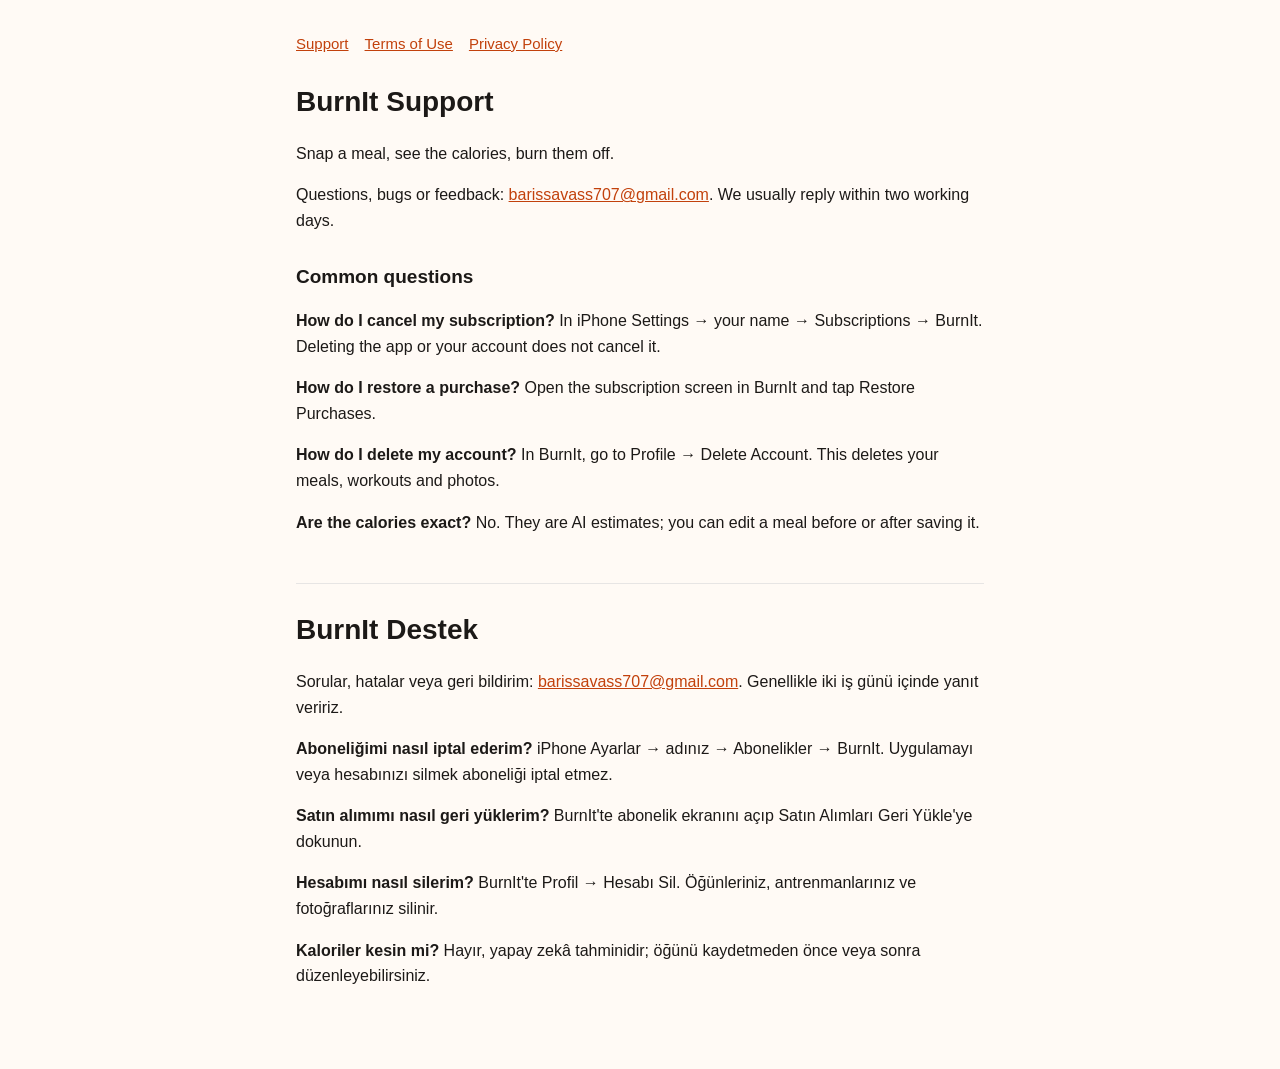
<file: index.html>
<!doctype html>
<html lang="en">
<head>
<meta charset="utf-8">
<meta name="viewport" content="width=device-width, initial-scale=1">
<title>BurnIt Support</title>
<link rel="stylesheet" href="style.css">
</head>
<body>
<main>
<nav><a href="./">Support</a><a href="terms.html">Terms of Use</a><a href="privacy.html">Privacy Policy</a></nav>

<h1>BurnIt Support</h1>
<p>Snap a meal, see the calories, burn them off.</p>
<p>Questions, bugs or feedback: <a href="mailto:barissavass707@gmail.com">barissavass707@gmail.com</a>. We usually reply within two working days.</p>

<h2>Common questions</h2>
<p><b>How do I cancel my subscription?</b> In iPhone Settings → your name → Subscriptions → BurnIt. Deleting the app or your account does not cancel it.</p>
<p><b>How do I restore a purchase?</b> Open the subscription screen in BurnIt and tap Restore Purchases.</p>
<p><b>How do I delete my account?</b> In BurnIt, go to Profile → Delete Account. This deletes your meals, workouts and photos.</p>
<p><b>Are the calories exact?</b> No. They are AI estimates; you can edit a meal before or after saving it.</p>

<hr>
<h1 lang="tr">BurnIt Destek</h1>
<div lang="tr">
<p>Sorular, hatalar veya geri bildirim: <a href="mailto:barissavass707@gmail.com">barissavass707@gmail.com</a>. Genellikle iki iş günü içinde yanıt veririz.</p>
<p><b>Aboneliğimi nasıl iptal ederim?</b> iPhone Ayarlar → adınız → Abonelikler → BurnIt. Uygulamayı veya hesabınızı silmek aboneliği iptal etmez.</p>
<p><b>Satın alımımı nasıl geri yüklerim?</b> BurnIt'te abonelik ekranını açıp Satın Alımları Geri Yükle'ye dokunun.</p>
<p><b>Hesabımı nasıl silerim?</b> BurnIt'te Profil → Hesabı Sil. Öğünleriniz, antrenmanlarınız ve fotoğraflarınız silinir.</p>
<p><b>Kaloriler kesin mi?</b> Hayır, yapay zekâ tahminidir; öğünü kaydetmeden önce veya sonra düzenleyebilirsiniz.</p>
</div>
</main>
</body>
</html>
</file>
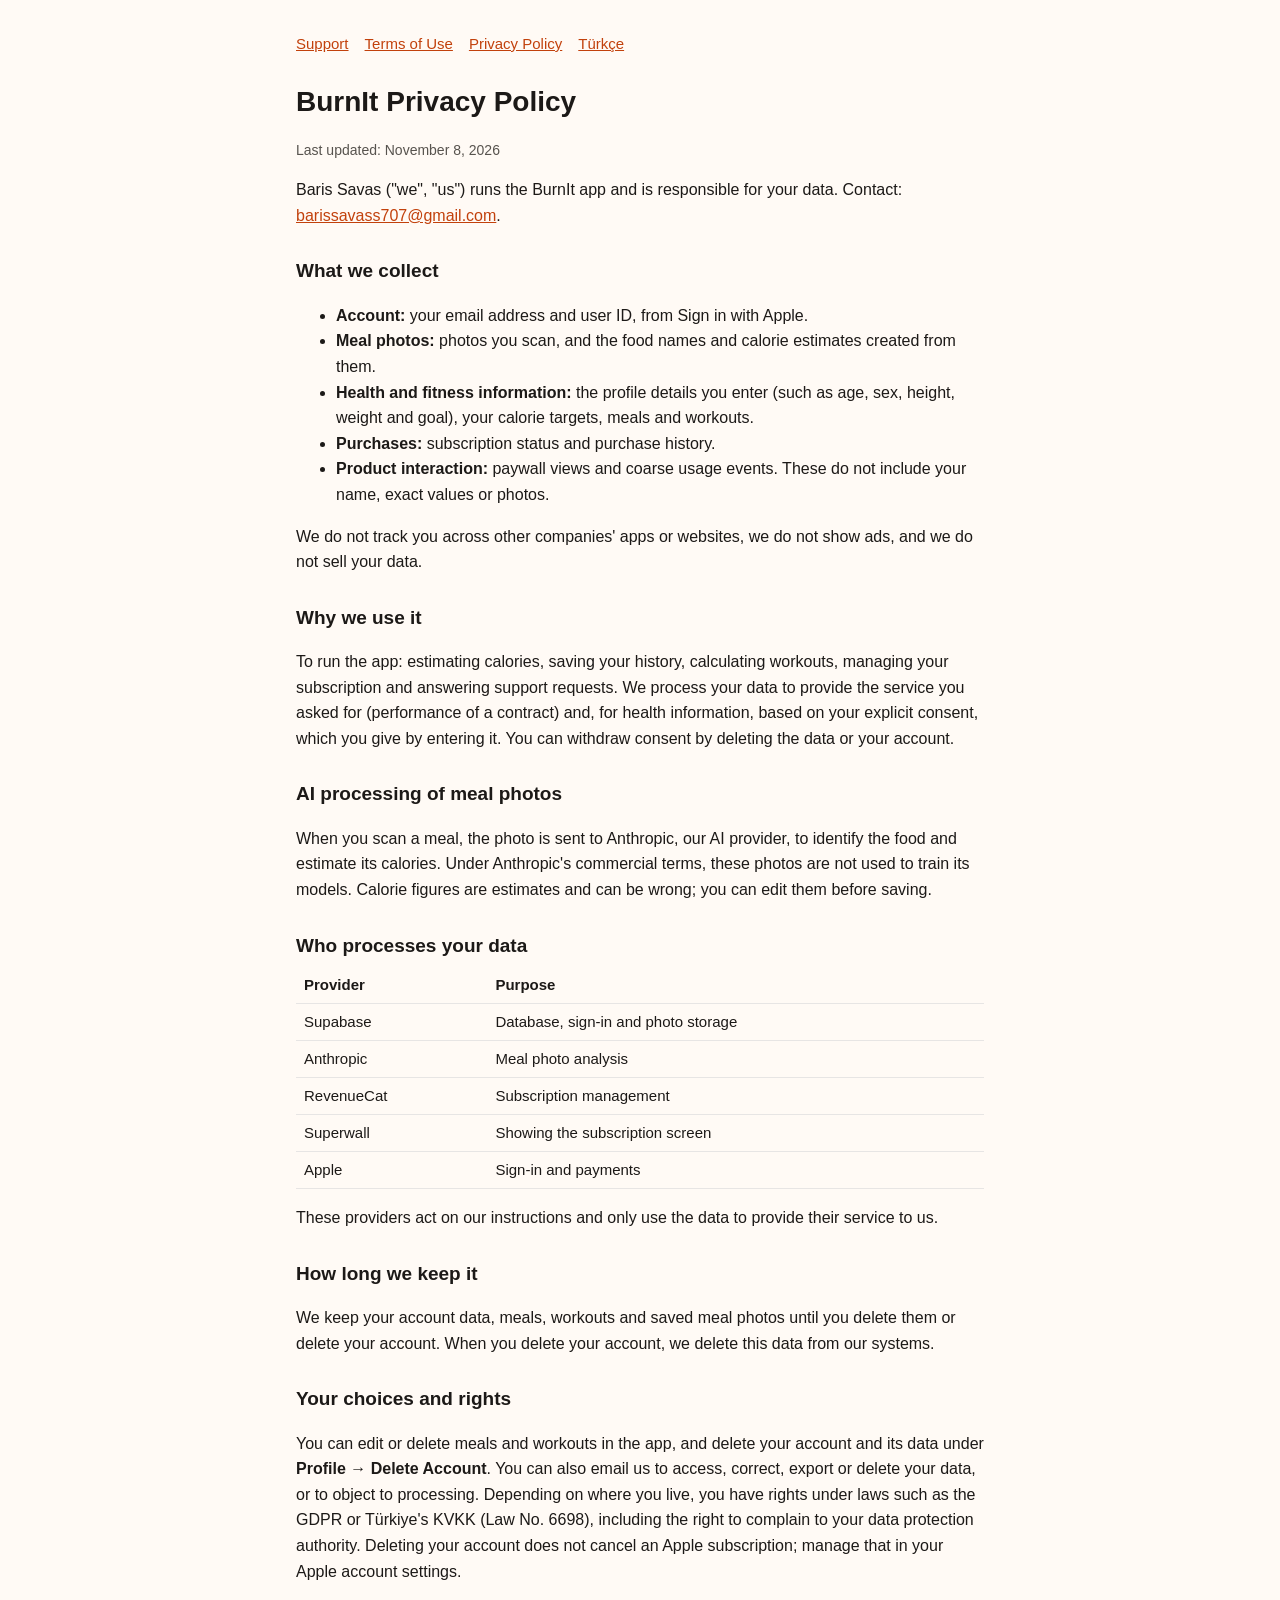
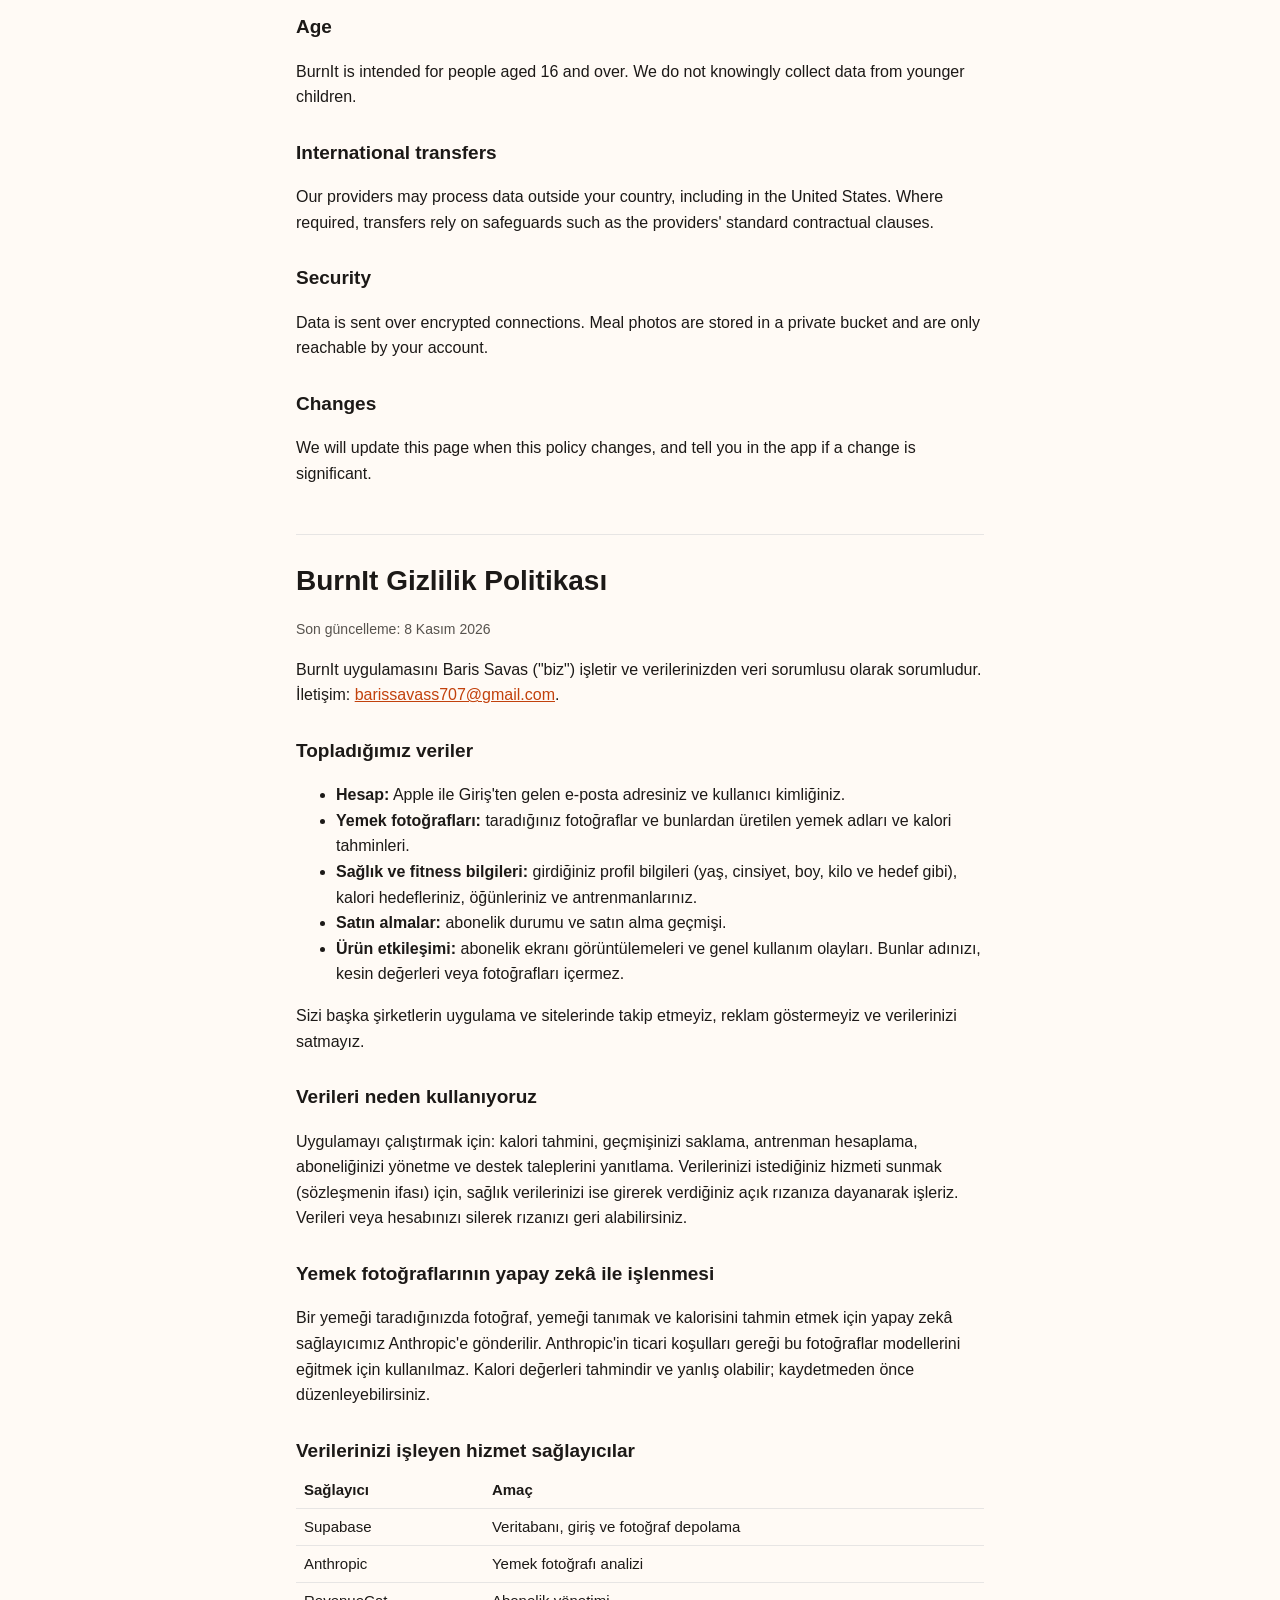
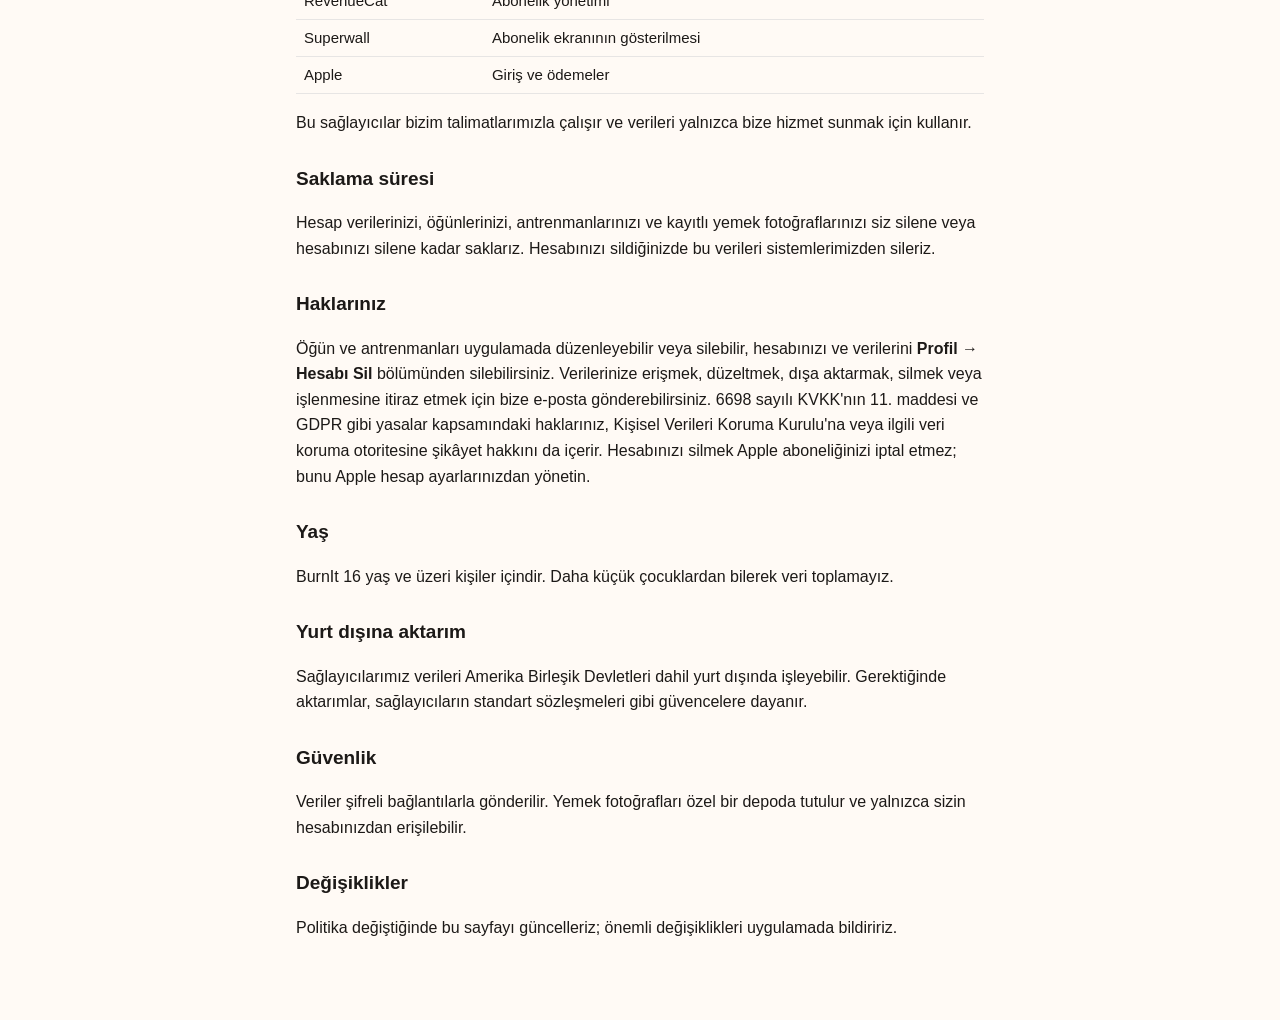
<file: privacy.html>
<!doctype html>
<html lang="en">
<head>
<meta charset="utf-8">
<meta name="viewport" content="width=device-width, initial-scale=1">
<title>BurnIt Privacy Policy</title>
<link rel="stylesheet" href="style.css">
</head>
<body>
<main>
<nav><a href="./">Support</a><a href="terms.html">Terms of Use</a><a href="privacy.html">Privacy Policy</a><a href="#tr">Türkçe</a></nav>

<h1>BurnIt Privacy Policy</h1>
<p class="muted">Last updated: November 8, 2026</p>

<p>Baris Savas ("we", "us") runs the BurnIt app and is responsible for your data. Contact: <a href="mailto:barissavass707@gmail.com">barissavass707@gmail.com</a>.</p>

<h2>What we collect</h2>
<ul>
<li><b>Account:</b> your email address and user ID, from Sign in with Apple.</li>
<li><b>Meal photos:</b> photos you scan, and the food names and calorie estimates created from them.</li>
<li><b>Health and fitness information:</b> the profile details you enter (such as age, sex, height, weight and goal), your calorie targets, meals and workouts.</li>
<li><b>Purchases:</b> subscription status and purchase history.</li>
<li><b>Product interaction:</b> paywall views and coarse usage events. These do not include your name, exact values or photos.</li>
</ul>
<p>We do not track you across other companies' apps or websites, we do not show ads, and we do not sell your data.</p>

<h2>Why we use it</h2>
<p>To run the app: estimating calories, saving your history, calculating workouts, managing your subscription and answering support requests. We process your data to provide the service you asked for (performance of a contract) and, for health information, based on your explicit consent, which you give by entering it. You can withdraw consent by deleting the data or your account.</p>

<h2>AI processing of meal photos</h2>
<p>When you scan a meal, the photo is sent to Anthropic, our AI provider, to identify the food and estimate its calories. Under Anthropic's commercial terms, these photos are not used to train its models. Calorie figures are estimates and can be wrong; you can edit them before saving.</p>

<h2>Who processes your data</h2>
<table>
<tr><th>Provider</th><th>Purpose</th></tr>
<tr><td>Supabase</td><td>Database, sign-in and photo storage</td></tr>
<tr><td>Anthropic</td><td>Meal photo analysis</td></tr>
<tr><td>RevenueCat</td><td>Subscription management</td></tr>
<tr><td>Superwall</td><td>Showing the subscription screen</td></tr>
<tr><td>Apple</td><td>Sign-in and payments</td></tr>
</table>
<p>These providers act on our instructions and only use the data to provide their service to us.</p>

<h2>How long we keep it</h2>
<p>We keep your account data, meals, workouts and saved meal photos until you delete them or delete your account. When you delete your account, we delete this data from our systems.</p>

<h2>Your choices and rights</h2>
<p>You can edit or delete meals and workouts in the app, and delete your account and its data under <b>Profile → Delete Account</b>. You can also email us to access, correct, export or delete your data, or to object to processing. Depending on where you live, you have rights under laws such as the GDPR or Türkiye's KVKK (Law No. 6698), including the right to complain to your data protection authority. Deleting your account does not cancel an Apple subscription; manage that in your Apple account settings.</p>

<h2>Age</h2>
<p>BurnIt is intended for people aged 16 and over. We do not knowingly collect data from younger children.</p>

<h2>International transfers</h2>
<p>Our providers may process data outside your country, including in the United States. Where required, transfers rely on safeguards such as the providers' standard contractual clauses.</p>

<h2>Security</h2>
<p>Data is sent over encrypted connections. Meal photos are stored in a private bucket and are only reachable by your account.</p>

<h2>Changes</h2>
<p>We will update this page when this policy changes, and tell you in the app if a change is significant.</p>

<hr id="tr">

<h1 lang="tr">BurnIt Gizlilik Politikası</h1>
<div lang="tr">
<p class="muted">Son güncelleme: 8 Kasım 2026</p>

<p>BurnIt uygulamasını Baris Savas ("biz") işletir ve verilerinizden veri sorumlusu olarak sorumludur. İletişim: <a href="mailto:barissavass707@gmail.com">barissavass707@gmail.com</a>.</p>

<h2>Topladığımız veriler</h2>
<ul>
<li><b>Hesap:</b> Apple ile Giriş'ten gelen e-posta adresiniz ve kullanıcı kimliğiniz.</li>
<li><b>Yemek fotoğrafları:</b> taradığınız fotoğraflar ve bunlardan üretilen yemek adları ve kalori tahminleri.</li>
<li><b>Sağlık ve fitness bilgileri:</b> girdiğiniz profil bilgileri (yaş, cinsiyet, boy, kilo ve hedef gibi), kalori hedefleriniz, öğünleriniz ve antrenmanlarınız.</li>
<li><b>Satın almalar:</b> abonelik durumu ve satın alma geçmişi.</li>
<li><b>Ürün etkileşimi:</b> abonelik ekranı görüntülemeleri ve genel kullanım olayları. Bunlar adınızı, kesin değerleri veya fotoğrafları içermez.</li>
</ul>
<p>Sizi başka şirketlerin uygulama ve sitelerinde takip etmeyiz, reklam göstermeyiz ve verilerinizi satmayız.</p>

<h2>Verileri neden kullanıyoruz</h2>
<p>Uygulamayı çalıştırmak için: kalori tahmini, geçmişinizi saklama, antrenman hesaplama, aboneliğinizi yönetme ve destek taleplerini yanıtlama. Verilerinizi istediğiniz hizmeti sunmak (sözleşmenin ifası) için, sağlık verilerinizi ise girerek verdiğiniz açık rızanıza dayanarak işleriz. Verileri veya hesabınızı silerek rızanızı geri alabilirsiniz.</p>

<h2>Yemek fotoğraflarının yapay zekâ ile işlenmesi</h2>
<p>Bir yemeği taradığınızda fotoğraf, yemeği tanımak ve kalorisini tahmin etmek için yapay zekâ sağlayıcımız Anthropic'e gönderilir. Anthropic'in ticari koşulları gereği bu fotoğraflar modellerini eğitmek için kullanılmaz. Kalori değerleri tahmindir ve yanlış olabilir; kaydetmeden önce düzenleyebilirsiniz.</p>

<h2>Verilerinizi işleyen hizmet sağlayıcılar</h2>
<table>
<tr><th>Sağlayıcı</th><th>Amaç</th></tr>
<tr><td>Supabase</td><td>Veritabanı, giriş ve fotoğraf depolama</td></tr>
<tr><td>Anthropic</td><td>Yemek fotoğrafı analizi</td></tr>
<tr><td>RevenueCat</td><td>Abonelik yönetimi</td></tr>
<tr><td>Superwall</td><td>Abonelik ekranının gösterilmesi</td></tr>
<tr><td>Apple</td><td>Giriş ve ödemeler</td></tr>
</table>
<p>Bu sağlayıcılar bizim talimatlarımızla çalışır ve verileri yalnızca bize hizmet sunmak için kullanır.</p>

<h2>Saklama süresi</h2>
<p>Hesap verilerinizi, öğünlerinizi, antrenmanlarınızı ve kayıtlı yemek fotoğraflarınızı siz silene veya hesabınızı silene kadar saklarız. Hesabınızı sildiğinizde bu verileri sistemlerimizden sileriz.</p>

<h2>Haklarınız</h2>
<p>Öğün ve antrenmanları uygulamada düzenleyebilir veya silebilir, hesabınızı ve verilerini <b>Profil → Hesabı Sil</b> bölümünden silebilirsiniz. Verilerinize erişmek, düzeltmek, dışa aktarmak, silmek veya işlenmesine itiraz etmek için bize e-posta gönderebilirsiniz. 6698 sayılı KVKK'nın 11. maddesi ve GDPR gibi yasalar kapsamındaki haklarınız, Kişisel Verileri Koruma Kurulu'na veya ilgili veri koruma otoritesine şikâyet hakkını da içerir. Hesabınızı silmek Apple aboneliğinizi iptal etmez; bunu Apple hesap ayarlarınızdan yönetin.</p>

<h2>Yaş</h2>
<p>BurnIt 16 yaş ve üzeri kişiler içindir. Daha küçük çocuklardan bilerek veri toplamayız.</p>

<h2>Yurt dışına aktarım</h2>
<p>Sağlayıcılarımız verileri Amerika Birleşik Devletleri dahil yurt dışında işleyebilir. Gerektiğinde aktarımlar, sağlayıcıların standart sözleşmeleri gibi güvencelere dayanır.</p>

<h2>Güvenlik</h2>
<p>Veriler şifreli bağlantılarla gönderilir. Yemek fotoğrafları özel bir depoda tutulur ve yalnızca sizin hesabınızdan erişilebilir.</p>

<h2>Değişiklikler</h2>
<p>Politika değiştiğinde bu sayfayı güncelleriz; önemli değişiklikleri uygulamada bildiririz.</p>
</div>
</main>
</body>
</html>
</file>
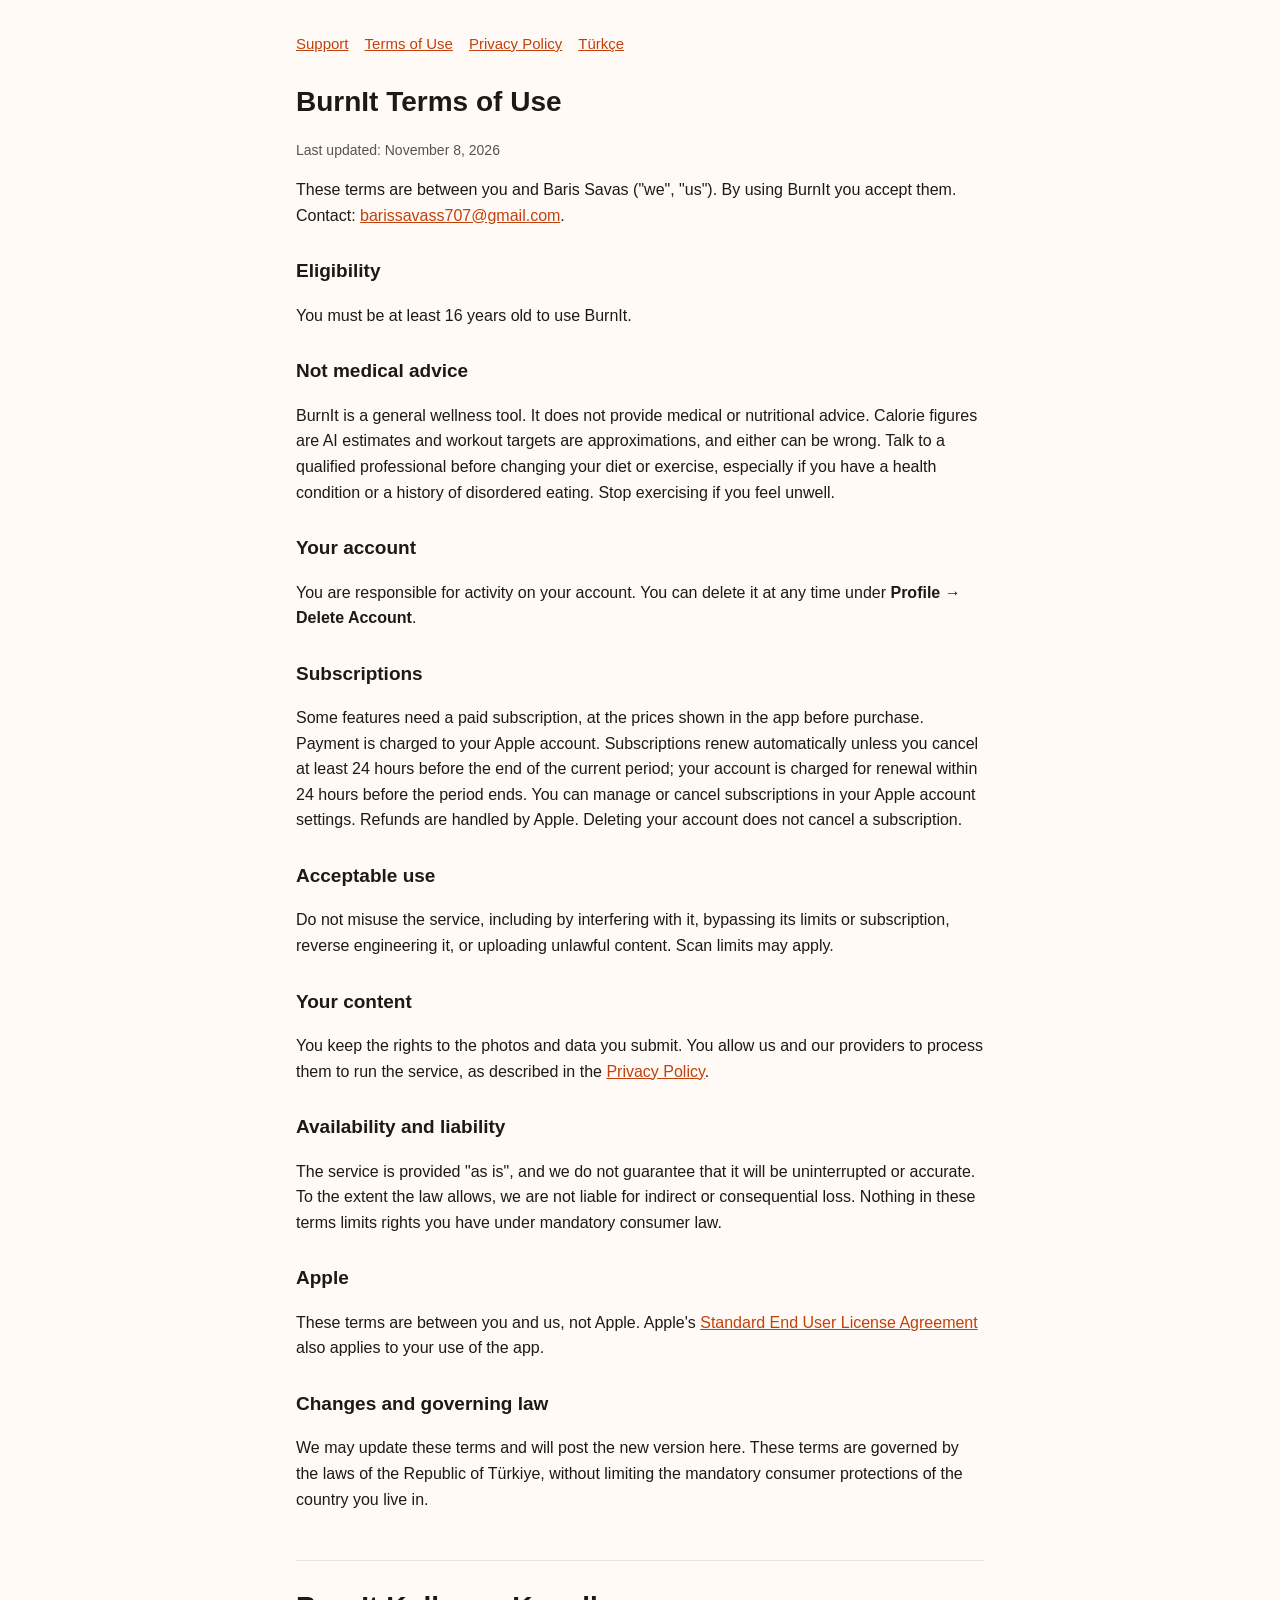
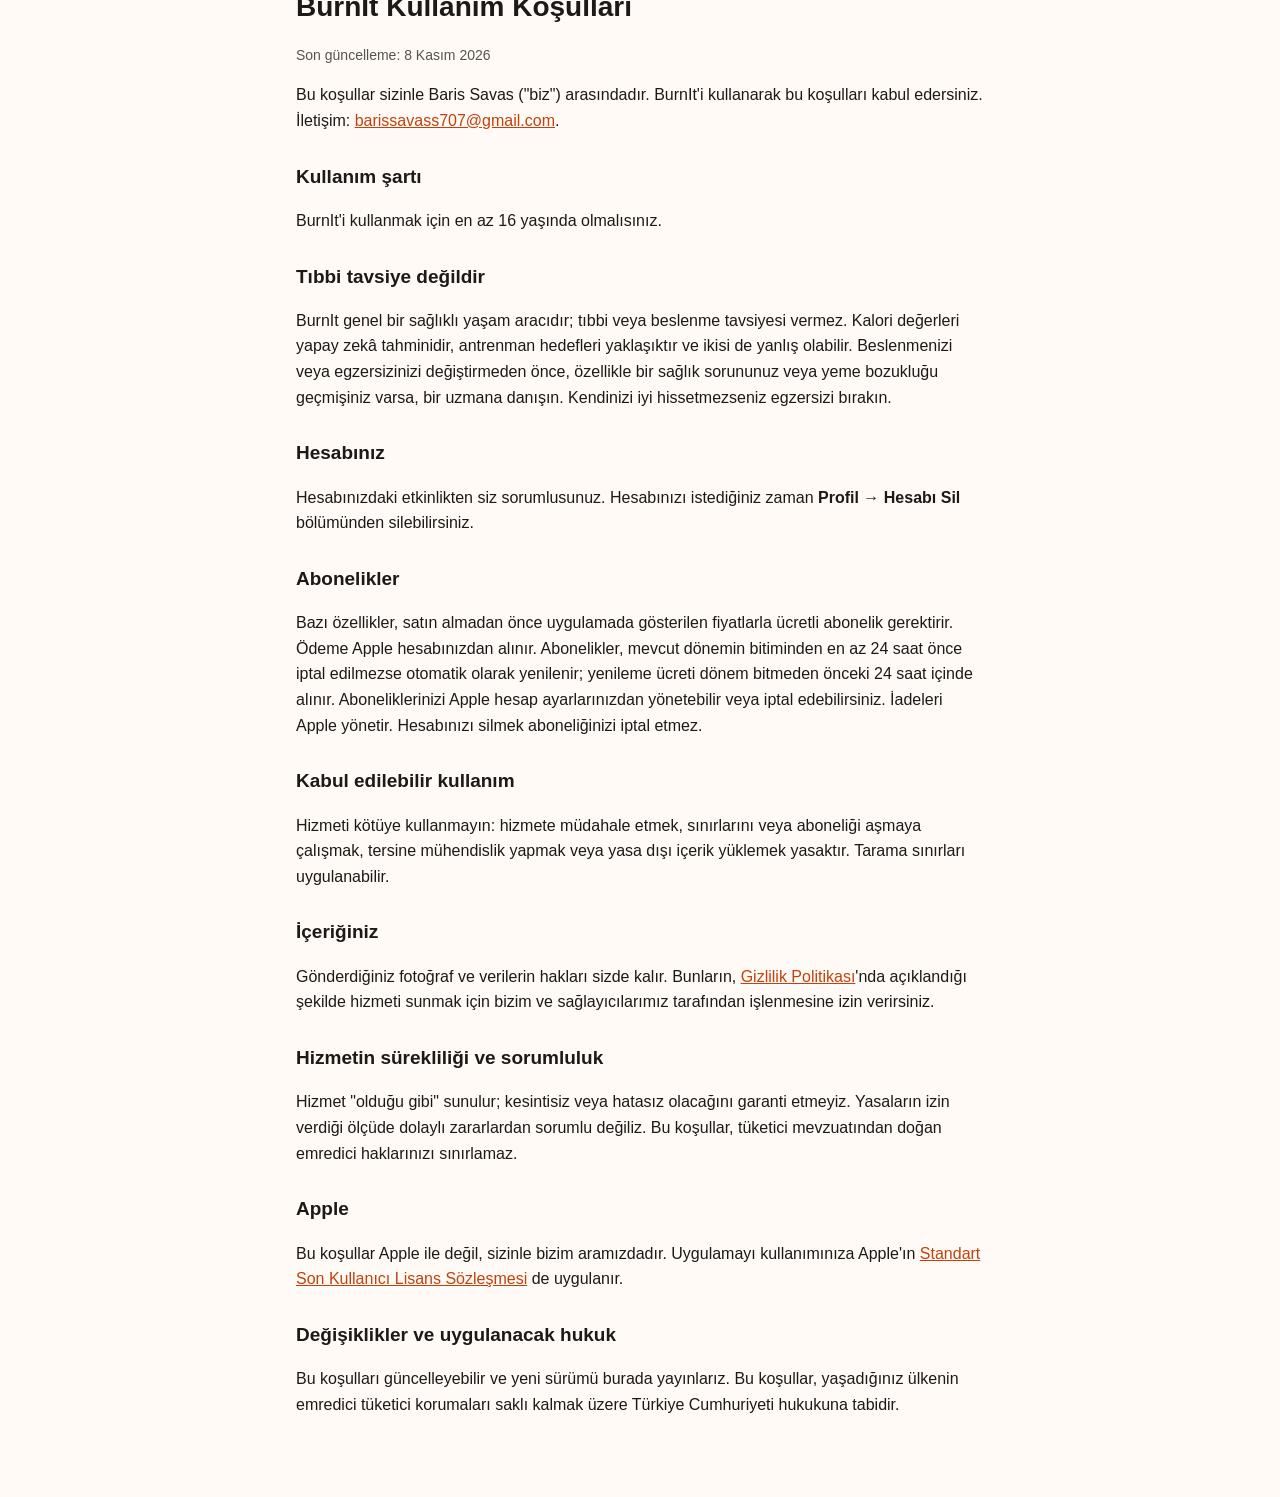
<file: terms.html>
<!doctype html>
<html lang="en">
<head>
<meta charset="utf-8">
<meta name="viewport" content="width=device-width, initial-scale=1">
<title>BurnIt Terms of Use</title>
<link rel="stylesheet" href="style.css">
</head>
<body>
<main>
<nav><a href="./">Support</a><a href="terms.html">Terms of Use</a><a href="privacy.html">Privacy Policy</a><a href="#tr">Türkçe</a></nav>

<h1>BurnIt Terms of Use</h1>
<p class="muted">Last updated: November 8, 2026</p>

<p>These terms are between you and Baris Savas ("we", "us"). By using BurnIt you accept them. Contact: <a href="mailto:barissavass707@gmail.com">barissavass707@gmail.com</a>.</p>

<h2>Eligibility</h2>
<p>You must be at least 16 years old to use BurnIt.</p>

<h2>Not medical advice</h2>
<p>BurnIt is a general wellness tool. It does not provide medical or nutritional advice. Calorie figures are AI estimates and workout targets are approximations, and either can be wrong. Talk to a qualified professional before changing your diet or exercise, especially if you have a health condition or a history of disordered eating. Stop exercising if you feel unwell.</p>

<h2>Your account</h2>
<p>You are responsible for activity on your account. You can delete it at any time under <b>Profile → Delete Account</b>.</p>

<h2>Subscriptions</h2>
<p>Some features need a paid subscription, at the prices shown in the app before purchase. Payment is charged to your Apple account. Subscriptions renew automatically unless you cancel at least 24 hours before the end of the current period; your account is charged for renewal within 24 hours before the period ends. You can manage or cancel subscriptions in your Apple account settings. Refunds are handled by Apple. Deleting your account does not cancel a subscription.</p>

<h2>Acceptable use</h2>
<p>Do not misuse the service, including by interfering with it, bypassing its limits or subscription, reverse engineering it, or uploading unlawful content. Scan limits may apply.</p>

<h2>Your content</h2>
<p>You keep the rights to the photos and data you submit. You allow us and our providers to process them to run the service, as described in the <a href="privacy.html">Privacy Policy</a>.</p>

<h2>Availability and liability</h2>
<p>The service is provided "as is", and we do not guarantee that it will be uninterrupted or accurate. To the extent the law allows, we are not liable for indirect or consequential loss. Nothing in these terms limits rights you have under mandatory consumer law.</p>

<h2>Apple</h2>
<p>These terms are between you and us, not Apple. Apple's <a href="https://www.apple.com/legal/internet-services/itunes/dev/stdeula/">Standard End User License Agreement</a> also applies to your use of the app.</p>

<h2>Changes and governing law</h2>
<p>We may update these terms and will post the new version here. These terms are governed by the laws of the Republic of Türkiye, without limiting the mandatory consumer protections of the country you live in.</p>

<hr id="tr">

<div lang="tr">
<h1>BurnIt Kullanım Koşulları</h1>
<p class="muted">Son güncelleme: 8 Kasım 2026</p>

<p>Bu koşullar sizinle Baris Savas ("biz") arasındadır. BurnIt'i kullanarak bu koşulları kabul edersiniz. İletişim: <a href="mailto:barissavass707@gmail.com">barissavass707@gmail.com</a>.</p>

<h2>Kullanım şartı</h2>
<p>BurnIt'i kullanmak için en az 16 yaşında olmalısınız.</p>

<h2>Tıbbi tavsiye değildir</h2>
<p>BurnIt genel bir sağlıklı yaşam aracıdır; tıbbi veya beslenme tavsiyesi vermez. Kalori değerleri yapay zekâ tahminidir, antrenman hedefleri yaklaşıktır ve ikisi de yanlış olabilir. Beslenmenizi veya egzersizinizi değiştirmeden önce, özellikle bir sağlık sorununuz veya yeme bozukluğu geçmişiniz varsa, bir uzmana danışın. Kendinizi iyi hissetmezseniz egzersizi bırakın.</p>

<h2>Hesabınız</h2>
<p>Hesabınızdaki etkinlikten siz sorumlusunuz. Hesabınızı istediğiniz zaman <b>Profil → Hesabı Sil</b> bölümünden silebilirsiniz.</p>

<h2>Abonelikler</h2>
<p>Bazı özellikler, satın almadan önce uygulamada gösterilen fiyatlarla ücretli abonelik gerektirir. Ödeme Apple hesabınızdan alınır. Abonelikler, mevcut dönemin bitiminden en az 24 saat önce iptal edilmezse otomatik olarak yenilenir; yenileme ücreti dönem bitmeden önceki 24 saat içinde alınır. Aboneliklerinizi Apple hesap ayarlarınızdan yönetebilir veya iptal edebilirsiniz. İadeleri Apple yönetir. Hesabınızı silmek aboneliğinizi iptal etmez.</p>

<h2>Kabul edilebilir kullanım</h2>
<p>Hizmeti kötüye kullanmayın: hizmete müdahale etmek, sınırlarını veya aboneliği aşmaya çalışmak, tersine mühendislik yapmak veya yasa dışı içerik yüklemek yasaktır. Tarama sınırları uygulanabilir.</p>

<h2>İçeriğiniz</h2>
<p>Gönderdiğiniz fotoğraf ve verilerin hakları sizde kalır. Bunların, <a href="privacy.html#tr">Gizlilik Politikası</a>'nda açıklandığı şekilde hizmeti sunmak için bizim ve sağlayıcılarımız tarafından işlenmesine izin verirsiniz.</p>

<h2>Hizmetin sürekliliği ve sorumluluk</h2>
<p>Hizmet "olduğu gibi" sunulur; kesintisiz veya hatasız olacağını garanti etmeyiz. Yasaların izin verdiği ölçüde dolaylı zararlardan sorumlu değiliz. Bu koşullar, tüketici mevzuatından doğan emredici haklarınızı sınırlamaz.</p>

<h2>Apple</h2>
<p>Bu koşullar Apple ile değil, sizinle bizim aramızdadır. Uygulamayı kullanımınıza Apple'ın <a href="https://www.apple.com/legal/internet-services/itunes/dev/stdeula/">Standart Son Kullanıcı Lisans Sözleşmesi</a> de uygulanır.</p>

<h2>Değişiklikler ve uygulanacak hukuk</h2>
<p>Bu koşulları güncelleyebilir ve yeni sürümü burada yayınlarız. Bu koşullar, yaşadığınız ülkenin emredici tüketici korumaları saklı kalmak üzere Türkiye Cumhuriyeti hukukuna tabidir.</p>
</div>
</main>
</body>
</html>
</file>
<file: style.css>
:root { color-scheme: light dark; --fg:#1c1917; --muted:#57534e; --bg:#fffaf5; --accent:#C2410C; --line:#e7e5e4; }
@media (prefers-color-scheme: dark) { :root { --fg:#f5f5f4; --muted:#a8a29e; --bg:#1c1917; --accent:#FB923C; --line:#44403c; } }
* { box-sizing: border-box; }
body { margin:0; background:var(--bg); color:var(--fg); font:16px/1.6 -apple-system, BlinkMacSystemFont, "Segoe UI", Roboto, sans-serif; }
main { max-width: 720px; margin: 0 auto; padding: 32px 16px 64px; }
h1 { font-size: 28px; margin: 0 0 4px; } h2 { font-size: 19px; margin: 28px 0 6px; }
a { color: var(--accent); } .muted { color: var(--muted); font-size: 14px; }
nav { display:flex; gap:16px; flex-wrap:wrap; margin-bottom:24px; font-size:15px; }
table { border-collapse: collapse; width: 100%; font-size: 15px; } td, th { text-align:left; padding:6px 8px; border-bottom:1px solid var(--line); vertical-align: top; }
hr { border:0; border-top:1px solid var(--line); margin:48px 0 24px; }
</file>
